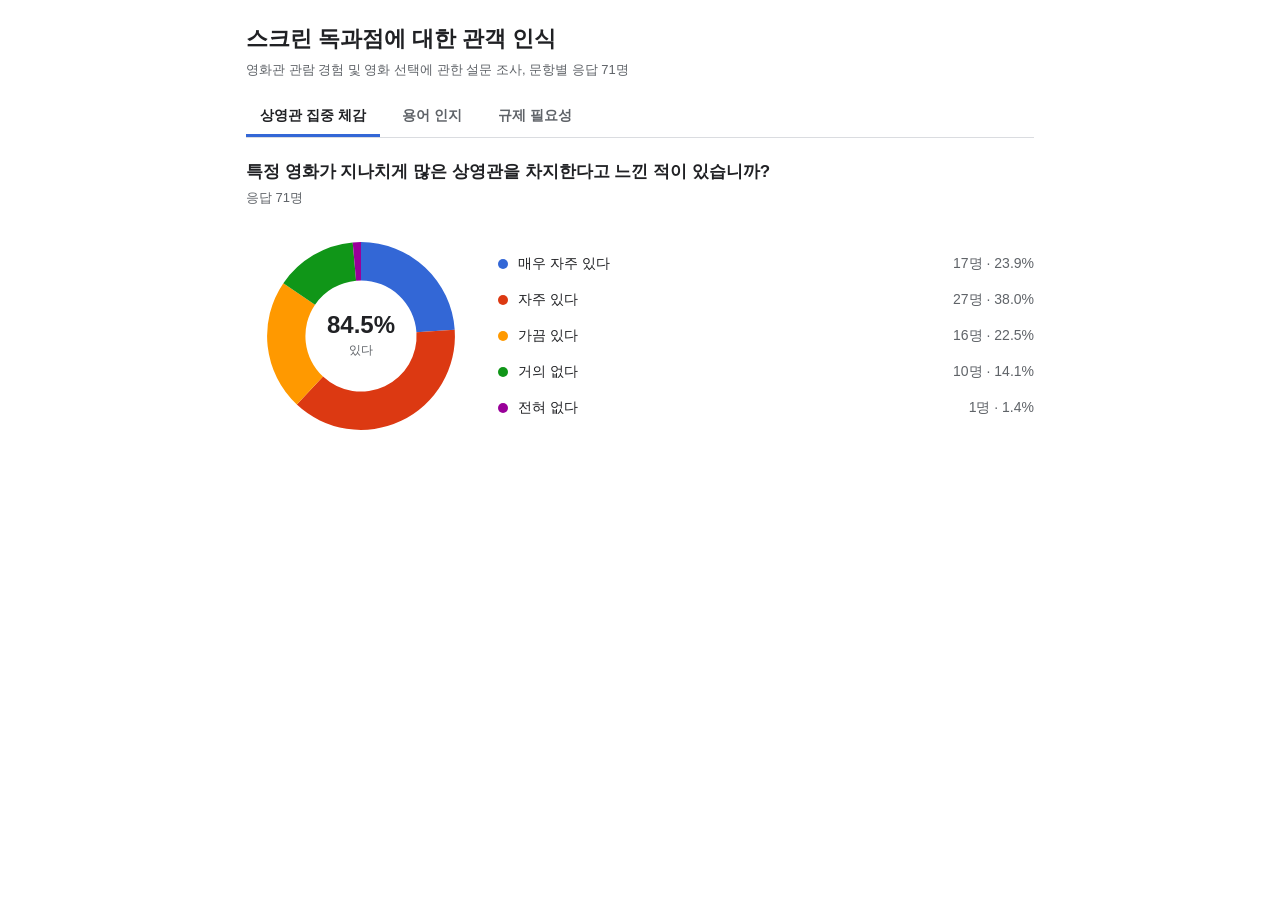
<file: survey-simple.html>
<!doctype html>
<html lang="ko">
<head>
  <meta charset="utf-8">
  <meta name="viewport" content="width=device-width, initial-scale=1">
  <title>스크린 독과점 설문 응답 결과</title>
  <link rel="stylesheet" href="./survey-simple.css">
</head>
<body>
  <main class="survey-chart" aria-labelledby="survey-title">
    <h1 id="survey-title">스크린 독과점에 대한 관객 인식</h1>
    <p class="note">영화관 관람 경험 및 영화 선택에 관한 설문 조사, 문항별 응답 71명</p>

    <nav class="question-tabs" aria-label="설문 문항 목차">
      <button class="question-tab active" type="button" data-target="question-0" aria-controls="question-0" aria-selected="true">상영관 집중 체감</button>
      <button class="question-tab" type="button" data-target="question-1" aria-controls="question-1" aria-selected="false">용어 인지</button>
      <button class="question-tab" type="button" data-target="question-2" aria-controls="question-2" aria-selected="false">규제 필요성</button>
    </nav>

    <div id="chart-list" class="chart-list"></div>
  </main>

  <div class="tooltip" id="tooltip" role="status" aria-hidden="true"></div>
  <script src="./survey-simple.js"></script>
</body>
</html>
</file>
<file: survey-simple.css>
:root {
  --ink: #202124;
  --muted: #5f6368;
  --line: #dadce0;
}

* {
  box-sizing: border-box;
}

body {
  margin: 0;
  background: #fff;
  color: var(--ink);
  font-family: "Noto Sans KR", "Apple SD Gothic Neo", Arial, sans-serif;
}

.survey-chart {
  width: min(820px, 100%);
  margin: 0 auto;
  padding: 24px 16px;
}

h1 {
  margin: 0 0 6px;
  font-size: 22px;
  line-height: 1.35;
  letter-spacing: 0;
}

.note {
  margin: 0 0 18px;
  color: var(--muted);
  font-size: 13px;
  line-height: 1.5;
}

.question-tabs {
  display: flex;
  flex-wrap: wrap;
  gap: 8px;
  margin: 0 0 22px;
  border-bottom: 1px solid var(--line);
}

.question-tab {
  min-height: 40px;
  padding: 0 14px;
  border: 0;
  border-bottom: 3px solid transparent;
  background: transparent;
  color: var(--muted);
  font: inherit;
  font-size: 14px;
  font-weight: 700;
  cursor: pointer;
}

.question-tab:hover,
.question-tab:focus-visible {
  color: var(--ink);
  outline: none;
}

.question-tab.active {
  border-bottom-color: #3367d6;
  color: var(--ink);
}

.chart-list {
  display: grid;
}

.question-card {
  padding: 0 0 22px;
}

.question-card[hidden] {
  display: none;
}

.question-title {
  margin: 0 0 4px;
  font-size: 17px;
  font-weight: 700;
  line-height: 1.45;
}

.question-meta {
  margin: 0 0 14px;
  color: var(--muted);
  font-size: 13px;
}

.chart-row {
  display: grid;
  grid-template-columns: 230px minmax(0, 1fr);
  gap: 22px;
  align-items: center;
}

.donut-wrap {
  position: relative;
  width: 230px;
  height: 230px;
}

.donut {
  display: block;
  width: 100%;
  height: 100%;
}

.segment {
  cursor: pointer;
  transition: opacity 140ms ease;
}

.donut:hover .segment {
  opacity: 0.45;
}

.donut .segment:hover {
  opacity: 1;
}

.center-label {
  position: absolute;
  inset: 34%;
  display: grid;
  place-content: center;
  text-align: center;
  pointer-events: none;
}

.center-value {
  display: block;
  font-size: 24px;
  font-weight: 800;
  line-height: 1;
}

.center-text {
  display: block;
  margin-top: 5px;
  color: var(--muted);
  font-size: 12px;
}

.legend {
  display: grid;
  gap: 8px;
}

.legend-item {
  display: grid;
  grid-template-columns: 12px minmax(0, 1fr) auto;
  gap: 8px;
  align-items: center;
  min-height: 28px;
  font-size: 14px;
}

.swatch {
  width: 10px;
  height: 10px;
  border-radius: 50%;
}

.label {
  min-width: 0;
}

.value {
  color: var(--muted);
  white-space: nowrap;
}

.tooltip {
  position: fixed;
  z-index: 10;
  max-width: 220px;
  padding: 8px 10px;
  border: 1px solid #c8ccd3;
  border-radius: 4px;
  background: #fff;
  box-shadow: 0 6px 18px rgba(0, 0, 0, 0.12);
  color: var(--ink);
  font-size: 13px;
  line-height: 1.45;
  pointer-events: none;
  opacity: 0;
}

.tooltip.visible {
  opacity: 1;
}

@media (max-width: 620px) {
  .question-tabs {
    gap: 4px;
  }

  .question-tab {
    flex: 1 1 auto;
    padding: 0 8px;
    font-size: 13px;
  }

  .chart-row {
    grid-template-columns: 1fr;
    gap: 12px;
  }

  .donut-wrap {
    width: 210px;
    height: 210px;
    justify-self: center;
  }
}
</file>
